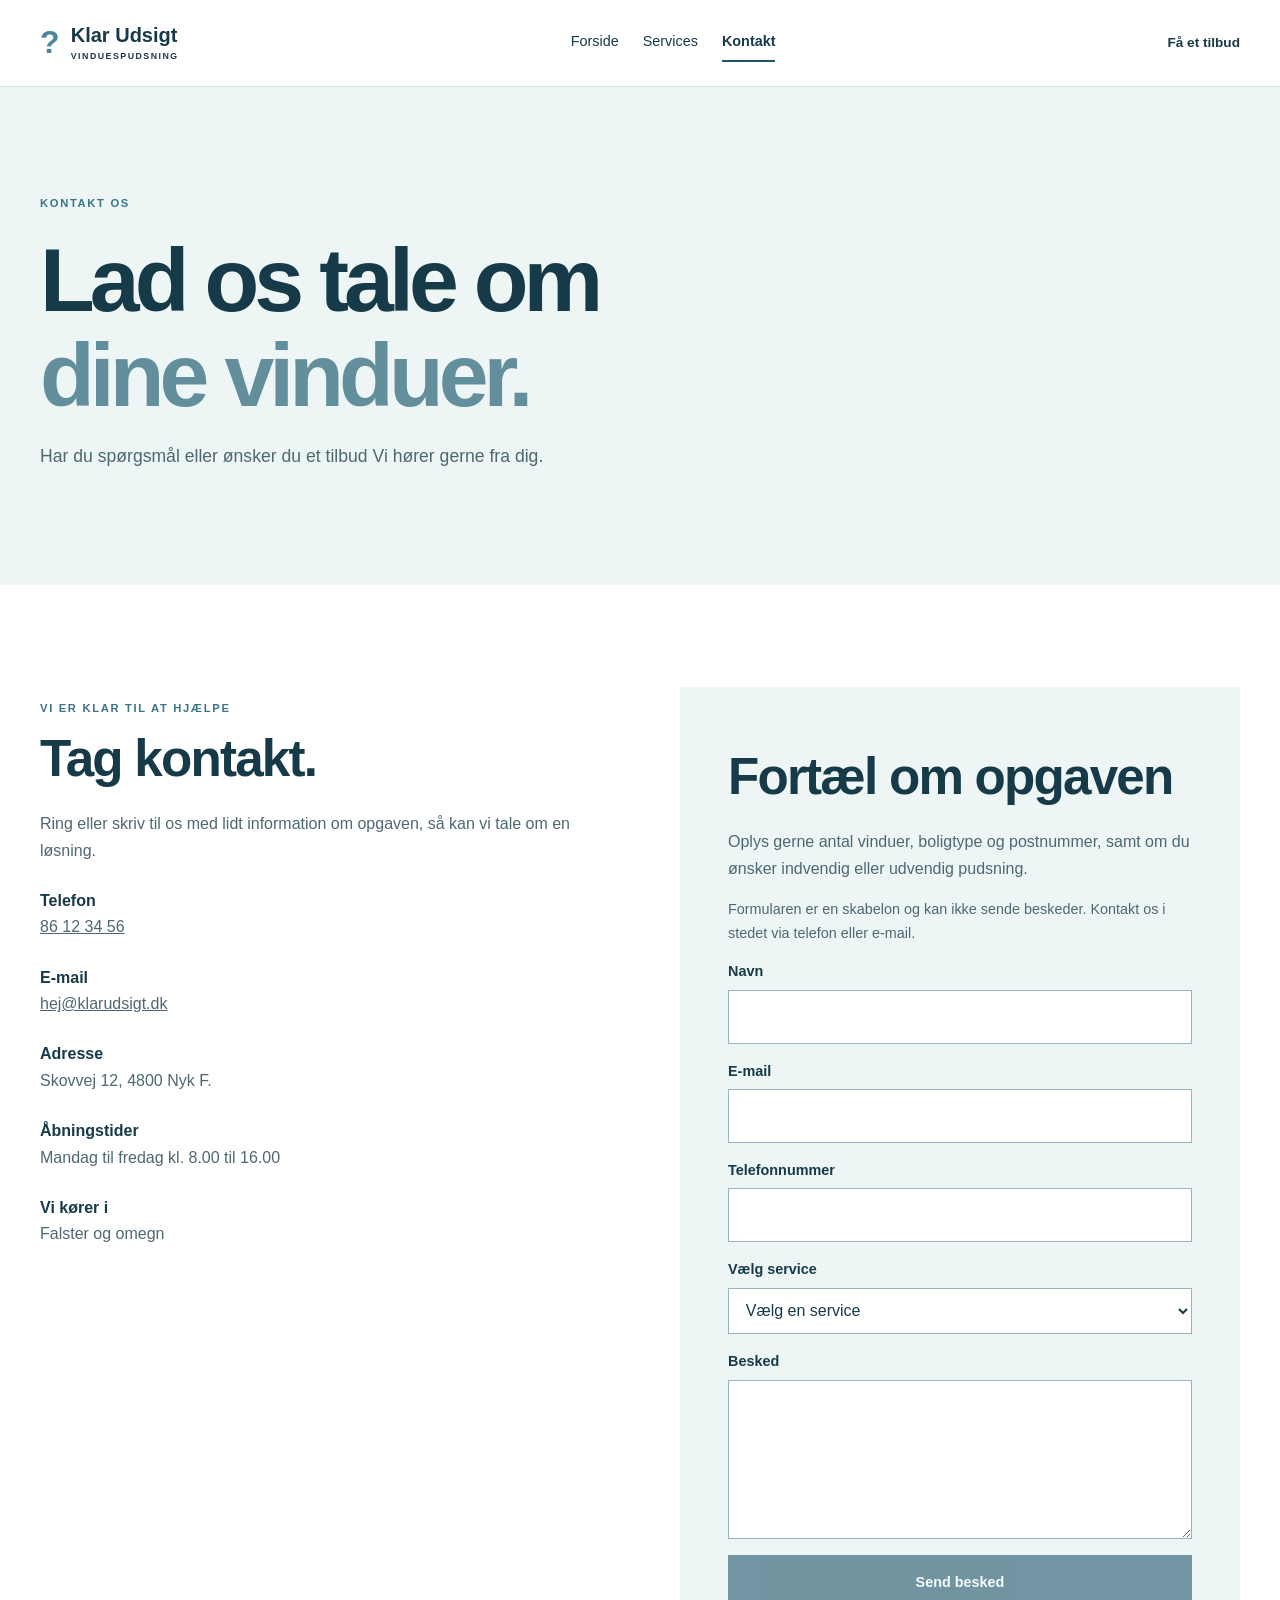
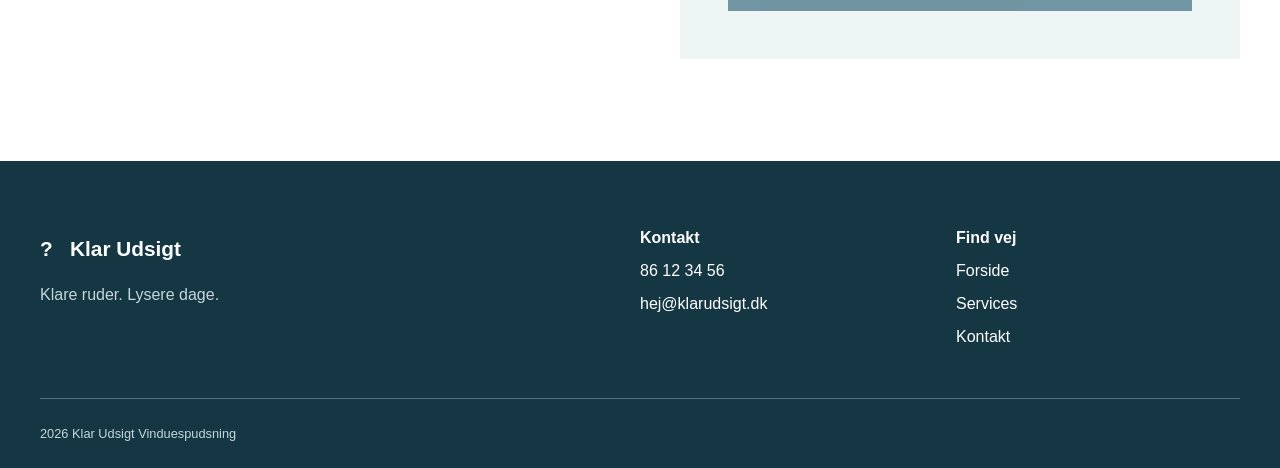
<file: window-cleaning/contact.html>
<!DOCTYPE html>
<html lang="da">
<head><meta charset="utf-8"><meta name="viewport" content="width=device-width, initial-scale=1"><meta name="description" content="Vinduespudsning for private og erhverv i Aarhus og omegn."><title>Kontakt | Klar Udsigt</title><link rel="stylesheet" href="css/styles.css">
</head>
<body><a class="skip-link" href="#indhold">Spring til indhold</a><!-- Navigation -->
<header class="site-header">
<div class="container header-inner"><a class="brand" href="index.html"><span aria-hidden="true">?</span><span>Klar Udsigt<small>VINDUESPUDSNING</small></span></a>
<nav class="main-navigation" aria-label="Hovednavigation"><a href="index.html">Forside</a><a href="services.html">Services</a><a href="contact.html" aria-current="page">Kontakt</a>
</nav><a class="header-cta" href="contact.html">Få et tilbud</a>
</div>
</header>
<main id="indhold"><!-- Sideintroduktion -->
<section class="page-intro">
<div class="container"><p class="eyebrow">KONTAKT OS</p><h1>Lad os tale om<br><em>dine vinduer.</em></h1><p class="lead">Har du spørgsmål eller ønsker du et tilbud Vi hører gerne fra dig.</p>
</div>
</section><!-- Kontakt og formular -->
<section class="section">
<div class="container contact-grid">
<div class="contact-details"><p class="eyebrow">VI ER KLAR TIL AT HJÆLPE</p><h2>Tag kontakt.</h2><p>Ring eller skriv til os med lidt information om opgaven, så kan vi tale om en løsning.</p><dl><dt>Telefon</dt><dd><a href="tel:+4586123456">86 12 34 56</a></dd><dt>E-mail</dt><dd><a href="mailto:hej@klarudsigt.dk">hej@klarudsigt.dk</a></dd><dt>Adresse</dt><dd>Skovvej 12, 4800 Nyk F.</dd><dt>Åbningstider</dt><dd>Mandag til fredag kl. 8.00 til 16.00</dd><dt>Vi kører i</dt><dd>Falster og omegn</dd></dl>
</div>
<div class="form-panel"><h2>Fortæl om opgaven</h2><p>Oplys gerne antal vinduer, boligtype og postnummer, samt om du ønsker indvendig eller udvendig pudsning.</p><p class="form-note">Formularen er en skabelon og kan ikke sende beskeder. Kontakt os i stedet via telefon eller e-mail.</p>
<form class="contact-form">
<div class="field"><label for="name">Navn</label><input id="name" name="name" autocomplete="name">
</div>
<div class="field"><label for="email">E-mail</label><input id="email" name="email" type="email" autocomplete="email">
</div>
<div class="field"><label for="phone">Telefonnummer</label><input id="phone" name="phone" type="tel" autocomplete="tel">
</div>
<div class="field"><label for="service">Vælg service</label><select id="service" name="service"><option value="">Vælg en service</option><option>Privat vinduespudsning</option><option>Erhvervsvinduespudsning</option><option>Fast abonnementsordning</option></select>
</div>
<div class="field"><label for="message">Besked</label><textarea id="message" name="message" rows="5"></textarea>
</div><button class="button" type="button" disabled>Send besked</button>
</form>
</div>
</div>
</section>
</main><!-- Footer -->
<footer class="site-footer">
<div class="container footer-grid">
<div><a class="footer-brand" href="index.html">? &nbsp; Klar Udsigt</a><p>Klare ruder. Lysere dage.</p>
</div>
<div><strong>Kontakt</strong><a href="tel:+4586123456">86 12 34 56</a><a href="mailto:hej@klarudsigt.dk">hej@klarudsigt.dk</a>
</div>
<div><strong>Find vej</strong><a href="index.html">Forside</a><a href="services.html">Services</a><a href="contact.html">Kontakt</a>
</div>
</div>
<div class="container footer-bottom">2026 Klar Udsigt Vinduespudsning</div>
</footer>
</body>
</html>
</file>
<file: window-cleaning/css/styles.css>
﻿:root{--ink:#173a49;--muted:#4e6872;--blue:#21556b;--pale:#edf5f5;--line:#d5e2e3;--white:#fff;--space:clamp(4rem,8vw,7rem)}
*{box-sizing:border-box}html{scroll-behavior:smooth}body{margin:0;color:var(--ink);font-family:Arial,sans-serif;line-height:1.65}img{display:block;width:100%;object-fit:cover}a{color:inherit}a:hover{color:#39778b}a:focus-visible,button:focus-visible,input:focus-visible,select:focus-visible,textarea:focus-visible{outline:3px solid #e5a94d;outline-offset:3px}.skip-link{position:absolute;top:-100px;left:1rem;background:white;padding:.5rem;z-index:2}.skip-link:focus{top:1rem}.container{width:min(100% - 2.5rem,1200px);margin:auto}.site-header{background:var(--white);border-bottom:1px solid var(--line)}.header-inner{min-height:86px;display:flex;align-items:center;justify-content:space-between;gap:1.5rem;flex-wrap:wrap;padding-block:1rem}.brand{display:flex;gap:.7rem;align-items:center;text-decoration:none;font-size:1.25rem;font-weight:700;line-height:1.1}.brand>span:first-child{font-size:2rem;color:#498899}.brand small{display:block;font-size:.55rem;letter-spacing:.17em;margin-top:.4rem}.main-navigation{display:flex;gap:1.5rem;order:3;width:100%}.main-navigation a{text-decoration:none;font-size:.9rem;padding:.4rem 0}.main-navigation a[aria-current=page]{border-bottom:2px solid var(--blue);font-weight:bold}.header-cta{font-size:.85rem;font-weight:bold;text-decoration:none}.hero{background:var(--pale)}.hero-grid{display:grid;gap:2rem;padding-top:3rem}.hero-copy{padding-bottom:1rem}.eyebrow{font-size:.7rem;letter-spacing:.15em;font-weight:700;color:#397588}.hero h1,.page-intro h1{font-size:clamp(3rem,7vw,6rem);line-height:1.05;letter-spacing:-.055em;margin:1.3rem 0}h1 em{font-style:normal;color:#638e9b}h2{font-size:clamp(2rem,4vw,3.2rem);line-height:1.15;letter-spacing:-.035em;margin:.8rem 0 1.4rem}h3{font-size:1.15rem;line-height:1.3}p{color:var(--muted)}.lead{font-size:1.1rem;max-width:34rem}.actions{display:flex;align-items:center;gap:1.5rem;flex-wrap:wrap;margin:2rem 0}.button{display:inline-block;border:0;background:var(--blue);color:white;padding:1rem 1.4rem;text-decoration:none;font:inherit;font-weight:bold;font-size:.9rem}.button:hover{background:#173a49;color:white}.text-link{font-weight:bold;text-decoration:none;border-bottom:1px solid #8babb4;padding-bottom:.3rem}.hero-note{font-size:.8rem;margin-top:3rem}.hero-image{position:relative}.hero-image img{height:100%;min-height:320px}.image-label{position:absolute;bottom:1.5rem;left:1.5rem;background:white;padding:1rem 1.4rem;font-weight:bold}.image-label small{font-weight:normal;color:var(--muted)}.section{padding:var(--space) 0}.intro-grid,.contact-grid{display:grid;gap:2rem}.intro-text{font-size:1.25rem;color:var(--ink)}.benefits{background:#f3f7f6}.section-heading{display:flex;justify-content:space-between;align-items:end;gap:1rem;flex-wrap:wrap;margin-bottom:2rem}.section-heading h2{margin-bottom:0}.three-grid{display:grid;gap:2rem}.benefit{border-top:1px solid #9cb8bd;padding-top:1.5rem}.number{color:#588a98;font-size:.8rem}.service-preview img{aspect-ratio:600/420}.service-preview h3{margin-bottom:.4rem}.service-preview p{margin-top:0}.page-intro{background:var(--pale);padding:4rem 0}.service-list{display:grid;gap:4rem}.service-card{display:grid;gap:2rem;align-items:center}.service-card img{aspect-ratio:4/3}.service-card li{margin:.6rem 0}.cta-section{background:var(--blue);padding:4rem 0;color:white}.cta-section p,.cta-section .eyebrow{color:#d7e9ed}.cta-inner{display:flex;flex-wrap:wrap;align-items:center;justify-content:space-between;gap:1rem}.button-light{background:white;color:var(--ink)}.contact-details dt{font-weight:bold;margin-top:1.5rem}.contact-details dd{margin:0;color:var(--muted)}.form-panel{background:var(--pale);padding:clamp(1.5rem,4vw,3rem)}.form-note{font-size:.9rem}.contact-form{display:grid;gap:1rem}.field{display:grid;gap:.35rem}.field label{font-weight:bold;font-size:.9rem}input,select,textarea{width:100%;padding:.8rem;border:1px solid #9ab2b8;background:white;color:var(--ink);font:inherit}textarea{resize:vertical}button:disabled{opacity:.6;cursor:not-allowed}.site-footer{background:#153643;color:white;padding:4rem 0 1.5rem}.footer-grid{display:grid;gap:2rem}.footer-grid a,.footer-grid strong{display:block}.footer-grid a{text-decoration:none;margin-top:.4rem}.footer-grid p{color:#c4d7da}.footer-brand{font-weight:bold;font-size:1.3rem}.footer-bottom{border-top:1px solid #53717a;margin-top:3rem;padding-top:1.5rem;font-size:.8rem;color:#c4d7da}
@media(min-width:700px){.main-navigation{order:0;width:auto}.hero-grid{grid-template-columns:1fr 1fr;align-items:stretch;padding-top:0}.hero-copy{padding:6rem 2rem 5rem 0}.intro-grid,.contact-grid{grid-template-columns:1fr 1fr;gap:5rem}.three-grid{grid-template-columns:repeat(3,1fr)}.service-card{grid-template-columns:1fr 1fr;gap:4rem}.service-card:nth-child(even) img{order:2}.footer-grid{grid-template-columns:2fr 1fr 1fr}}
@media(min-width:1000px){.hero-grid{min-height:600px}.page-intro{padding:6rem 0}}
</file>
